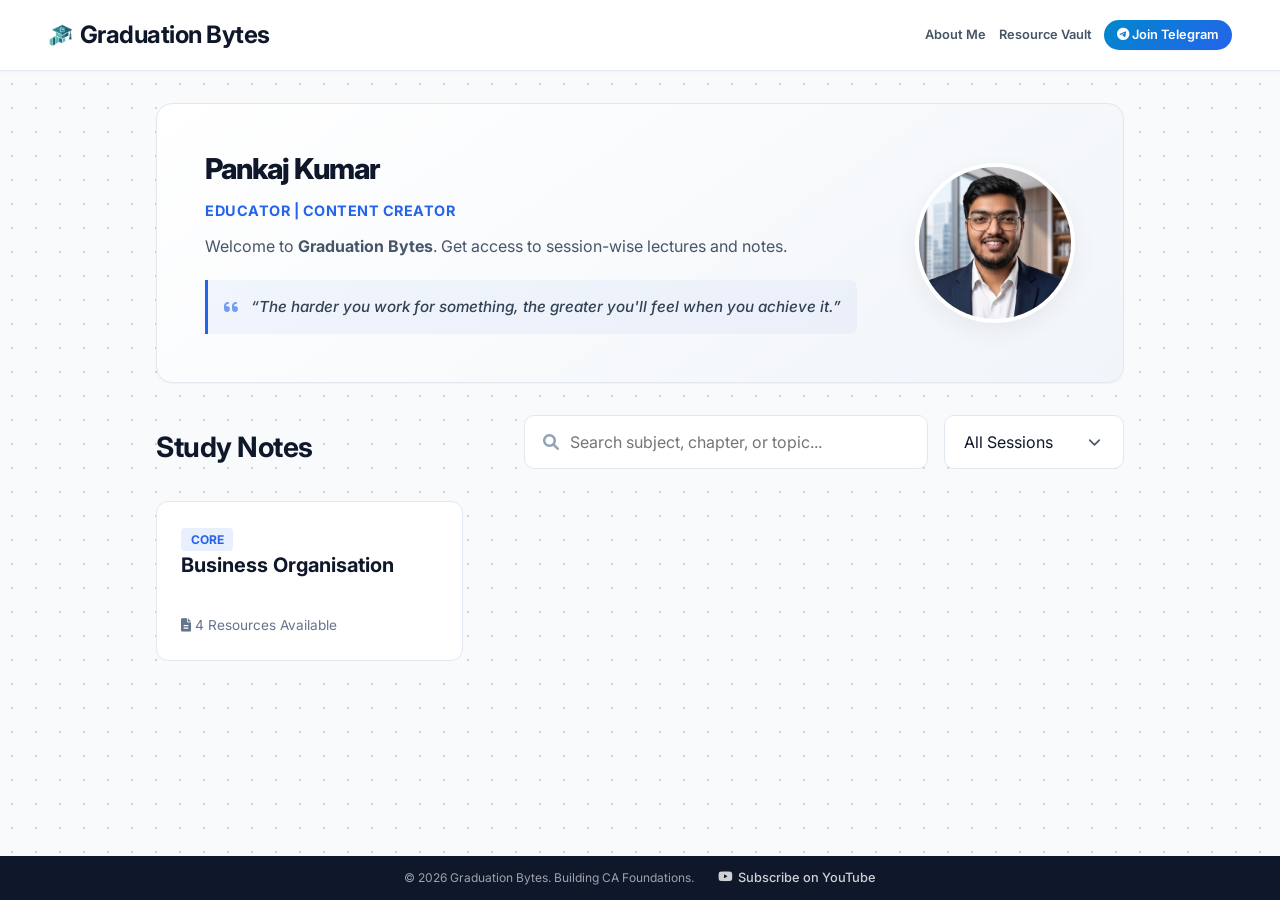
<file: index.html>
<!DOCTYPE html>
<html lang="en">
<head>
    <!-- 1. Technical Meta -->
    <meta charset="UTF-8">
    <meta name="viewport" content="width=device-width, initial-scale=1.0">
    <meta http-equiv="X-UA-Compatible" content="IE=edge">
    
    <title>Graduation Bytes | B.Com & CA Resource Center</title>

    <!-- 2. SEO Meta Tags -->
    <meta name="description" content="Official resource vault by Pankaj Kumar. Access structured B.Com and CA study notes, YouTube lectures, and Telegram resources for commerce students.">
    <meta name="keywords" content="Graduation Bytes, Pankaj Kumar, B.Com Notes, CA Intermediate, Chartered Accountancy, Accounting, Tally Prime, GST Resources">
    <meta name="author" content="Pankaj Kumar">

    <!-- 3. Google Search Console Verification -->
    <meta name="google-site-verification" content="YOUR_VERIFICATION_CODE_HERE" />

    <!-- 4. Favicon -->
    <link rel="icon" type="image/png" href="favicon.png">
    <link rel="apple-touch-icon" href="favicon.png">

    <!-- 5. Social Media Preview -->
    <meta property="og:title" content="Graduation Bytes | Pankaj Kumar's Study Vault">
    <meta property="og:description" content="Simplifying complex commerce concepts. Structured notes for B.Com & CA students.">
    <meta property="og:image" content="logo.png">
    <meta property="og:url" content="https://yourusername.github.io/your-repo-name/">
    <meta property="og:type" content="website">

    <!-- 6. Typography -->
    <link rel="preconnect" href="https://fonts.googleapis.com">
    <link rel="preconnect" href="https://fonts.gstatic.com" crossorigin>
    <link href="https://fonts.googleapis.com/css2?family=Inter:wght@400;500;600;700;800&display=swap" rel="stylesheet">

    <!-- 7. Icons -->
    <link rel="stylesheet" href="https://cdnjs.cloudflare.com/ajax/libs/font-awesome/6.0.0/css/all.min.css">

    <!-- 8. Stylesheet -->
    <link rel="stylesheet" href="main.css">
</head>
<body>

    <!-- 1. GLOBAL HEADER -->
    <header class="site-header">
        <div class="header-container">
            <div class="brand">
                <img src="logo.png" alt="Graduation Bytes Logo" class="brand-logo" onerror="this.style.display='none'">
                <h1>Graduation Bytes</h1>
            </div>
            <nav class="main-nav">
                <a href="#about">About Me</a>
                <a href="#vault">Resource Vault</a>
                <a href="https://t.me/Graduation_Bytes" target="_blank" class="btn-telegram">
                    <i class="fab fa-telegram"></i> Join Telegram
                </a>
            </nav>
        </div>
    </header>

    <main>
        <!-- 2. PROFESSIONAL ABOUT & QUOTE (Integrated Layout) -->
        <section id="about" class="about-hero-section">
            <div class="about-hero-container">
                <div class="about-text-content">
                    <h2>Pankaj Kumar</h2>
                    <p class="about-subtitle">Educator | Content Creator</p>
                    <p class="about-description">Welcome to <strong>Graduation Bytes</strong>. Get access to session-wise lectures and notes.</p>
                    
                    <!-- JS Dependent IDs preserved -->
                    <div class="inline-quote" id="quote-container">
                        <i class="fas fa-quote-left quote-icon"></i>
                        <span id="daily-quote" class="quote-text">Loading daily inspiration...</span>
                    </div>
                </div>
                
                <div class="about-avatar">
                    <img src="profile.png" alt="Pankaj Kumar" onerror="this.style.display='none'; this.nextElementSibling.style.display='block';">
                    <i class="fas fa-user-circle fallback-icon" style="display: none; font-size: 120px; color: #cbd5e1;"></i>
                </div>
            </div>
        </section>

        <!-- 3. RESOURCE VAULT (LMS Architecture) -->
        <section id="vault" class="vault-section">
            <div class="vault-header">
                <h2>Study Notes</h2>
                
                <!-- Global Filters -->
                <div class="controls">
                    <div class="search-wrapper">
                        <i class="fas fa-search"></i>
                        <input type="text" id="search-input" placeholder="Search subject, chapter, or topic...">
                    </div>
                    <select id="session-filter">
                        <option value="all">All Sessions</option>
                        <option value="2026-27">2026-27</option>
                    </select>
                </div>
            </div>

            <!-- VIEW A: The LMS Subject Grid -->
            <div id="lms-grid-container" class="grid-container">
                <!-- JS WILL INJECT SUBJECT CARDS HERE -->
            </div>

            <!-- VIEW B: The Chapter Accordions -->
            <div id="chapter-view-container" class="chapter-view hidden">
                <div class="chapter-view-header">
                    <!-- BACK BUTTON HIGHLIGHTED -->
                    <button id="back-to-grid-btn" class="btn-back btn-highlight">
                        <i class="fas fa-arrow-left"></i> Back to Subjects
                    </button>
                    <h3 id="active-subject-title">Subject Title Loading...</h3>
                    <button id="expand-all-btn" class="btn-expand">Expand All</button>
                </div>
                
                <div id="accordion-container" class="accordion-list">
                    <!-- JS WILL INJECT CHAPTER ACCORDIONS HERE -->
                </div>
            </div>

            <!-- Fallback Message -->
            <div id="empty-state" class="empty-state hidden">
                <i class="fas fa-book-open"></i>
                <h3>Lectures & Notes Coming Soon!</h3>
                <p>I haven't uploaded resources for this exact topic yet. Make sure you are subscribed to Graduation Bytes on YouTube for the latest updates.</p>
            </div>
        </section>
    </main>

    <!-- 4. GLOBAL FOOTER -->
    <footer class="site-footer">
        <div class="footer-container">
            <p>&copy; <span id="current-year"></span> Graduation Bytes. Building CA Foundations.</p>
            <a href="https://www.youtube.com/@Graduation_Bytes" target="_blank" class="footer-link youtube-link">
                <i class="fab fa-youtube"></i> Subscribe on YouTube
            </a>
        </div>
    </footer>

    <!-- JS Brain -->
    <script src="main.js" defer></script>
</body>
</html>
</file>
<file: main.css>
/* ==========================================================================
   1. FONT IMPORT & THEME ENGINE
   ========================================================================== */
@import url('https://fonts.googleapis.com/css2?family=Inter:wght@400;500;600;700;800&display=swap');

:root {
    --primary-color: #0f172a; 
    --accent-color: #2563eb;  
    --bg-color: #f8fafc;      
    --surface-color: #ffffff; 
    --border-color: #e2e8f0;
    --font-main: 'Inter', system-ui, -apple-system, sans-serif;
    --transition-fast: 0.2s ease-in-out;
    --transition-smooth: 0.3s cubic-bezier(0.4, 0, 0.2, 1);
    --shadow-sm: 0 1px 2px rgba(0,0,0,0.04);
    --shadow-md: 0 8px 24px rgba(15, 23, 42, 0.06);
    --shadow-hover: 0 12px 32px rgba(37, 99, 235, 0.12);
}

/* ==========================================================================
   2. CSS RESET & BASE RULES (Footer Fix Applied)
   ========================================================================== */
* { margin: 0; padding: 0; box-sizing: border-box; }
html { scroll-behavior: smooth; height: 100%; }
body {
    font-family: var(--font-main);
    background-color: var(--bg-color);
    color: var(--primary-color);
    line-height: 1.6;
    -webkit-font-smoothing: antialiased;
    background-image: radial-gradient(#cbd5e1 1px, transparent 1px);
    background-size: 24px 24px;
    display: flex;
    flex-direction: column;
    min-height: 100vh; 
}
main {
    flex: 1; /* Forces main to fill available space, pushing footer down */
    width: 100%;
    max-width: 1000px;
    margin: 0 auto;
    padding: 2rem 1rem;
}

/* ==========================================================================
   3. GLOBAL HEADER & NAVIGATION (Ultra-Compact Mobile First)
   ========================================================================== */
.site-header {
    background: rgba(255, 255, 255, 0.95);
    backdrop-filter: blur(16px);
    -webkit-backdrop-filter: blur(16px);
    border-bottom: 1px solid var(--border-color);
    position: sticky;
    top: 0;
    z-index: 100;
    box-shadow: var(--shadow-sm);
}
.header-container {
    padding: 0.5rem 1rem;
    display: flex;
    flex-direction: column;
    align-items: center;
    gap: 0.4rem;
}
.brand { display: flex; align-items: center; gap: 0.4rem; }
.brand-logo { height: 24px; width: auto; object-fit: contain; }
.brand h1 {
    font-size: 1.05rem;
    font-weight: 700;
    letter-spacing: -0.5px;
    color: var(--primary-color);
}
.main-nav {
    display: flex;
    flex-wrap: wrap;
    justify-content: center;
    gap: 0.4rem 0.8rem;
    align-items: center;
}
.main-nav a {
    text-decoration: none;
    color: #475569;
    font-weight: 600;
    font-size: 0.8rem;
    transition: color var(--transition-fast);
}
.main-nav a:hover { color: var(--accent-color); }
.btn-telegram {
    background: linear-gradient(135deg, #0088cc, var(--accent-color));
    color: white !important;
    padding: 0.3rem 0.8rem;
    font-size: 0.75rem;
    border-radius: 50px;
    box-shadow: var(--shadow-sm);
    transition: transform var(--transition-smooth), box-shadow var(--transition-smooth);
}
.btn-telegram:hover {
    transform: translateY(-2px);
    box-shadow: var(--shadow-hover);
}
.btn-telegram:active { transform: translateY(0); }

/* ==========================================================================
   4. PROFESSIONAL HERO & QUOTE SECTION
   ========================================================================== */
.about-hero-section {
    background: linear-gradient(145deg, #ffffff 0%, #f1f5f9 100%);
    border: 1px solid var(--border-color);
    border-radius: 16px;
    padding: 2rem;
    margin-bottom: 2rem;
    box-shadow: var(--shadow-sm);
    position: relative;
    overflow: hidden;
}
.about-hero-container {
    display: flex;
    flex-direction: column-reverse; /* Avatar on top for mobile */
    gap: 1.5rem;
    align-items: center;
    text-align: center;
}
.about-text-content {
    flex: 1;
    display: flex;
    flex-direction: column;
    gap: 0.75rem;
}
.about-text-content h2 {
    font-size: 1.8rem;
    font-weight: 800;
    color: var(--primary-color);
    line-height: 1.2;
    letter-spacing: -1px;
}
.about-subtitle {
    font-weight: 700;
    color: var(--accent-color);
    font-size: 0.9rem;
    text-transform: uppercase;
    letter-spacing: 0.5px;
}
.about-description {
    color: #475569;
    font-size: 1rem;
    line-height: 1.6;
}
.about-avatar {
    flex-shrink: 0;
    width: 120px;
    height: 120px;
    border-radius: 50%;
    border: 4px solid white;
    box-shadow: var(--shadow-md);
    overflow: hidden;
    display: flex;
    align-items: center;
    justify-content: center;
    background: var(--surface-color);
}
.about-avatar img {
    width: 100%;
    height: 100%;
    object-fit: cover;
}
.inline-quote {
    margin-top: 0.5rem;
    padding: 1rem;
    background: rgba(37, 99, 235, 0.05);
    border-left: 3px solid var(--accent-color);
    border-radius: 0 8px 8px 0;
    display: flex;
    gap: 0.75rem;
    align-items: flex-start;
    text-align: left;
}
.quote-icon {
    color: var(--accent-color);
    font-size: 1rem;
    opacity: 0.6;
    margin-top: 0.2rem;
}
.quote-text {
    font-style: italic;
    font-weight: 500;
    color: #334155;
    font-size: 0.95rem;
    line-height: 1.5;
    transition: opacity 0.5s ease;
}

/* ==========================================================================
   5. VAULT & FILTERS
   ========================================================================== */
.vault-header { margin-bottom: 2rem; }
.vault-header h2 { font-size: 1.75rem; letter-spacing: -0.5px; }
.controls {
    display: flex;
    flex-direction: column;
    gap: 1rem;
    margin-top: 1.25rem;
}
.search-wrapper { position: relative; width: 100%; }
.search-wrapper i {
    position: absolute;
    left: 1.2rem;
    top: 50%;
    transform: translateY(-50%);
    color: #94a3b8;
}
#search-input, #session-filter {
    width: 100%;
    padding: 1rem 1.2rem;
    border: 1px solid var(--border-color);
    border-radius: 10px;
    font-family: inherit;
    font-size: 1rem;
    background-color: var(--surface-color);
    transition: border-color var(--transition-fast), box-shadow var(--transition-fast);
    color: var(--primary-color);
}
#search-input { padding-left: 2.8rem; }
#session-filter {
    appearance: none; 
    -webkit-appearance: none;
    background-image: url("data:image/svg+xml,%3Csvg xmlns='http://www.w3.org/2000/svg' viewBox='0 0 24 24' fill='none' stroke='%23475569' stroke-width='2' stroke-linecap='round' stroke-linejoin='round'%3E%3Cpolyline points='6 9 12 15 18 9'%3E%3C/polyline%3E%3C/svg%3E");
    background-repeat: no-repeat;
    background-position: right 1.2rem center;
    background-size: 1.2rem;
    padding-right: 3rem;
    cursor: pointer;
}
#search-input:focus, #session-filter:focus {
    outline: none;
    border-color: var(--accent-color);
    box-shadow: 0 0 0 4px rgba(37, 99, 235, 0.1);
}

/* ==========================================================================
   6. LMS SUBJECT GRID (Cards Layout)
   ========================================================================== */
.grid-container {
    display: grid;
    grid-template-columns: repeat(auto-fill, minmax(280px, 1fr));
    gap: 1.5rem;
    animation: fadeIn 0.4s ease-out forwards;
}

.subject-card {
    background: var(--surface-color);
    border: 1px solid var(--border-color);
    border-radius: 12px;
    padding: 1.5rem;
    cursor: pointer;
    transition: transform var(--transition-fast), box-shadow var(--transition-fast), border-color var(--transition-fast);
    display: flex;
    flex-direction: column;
    justify-content: space-between;
    min-height: 160px;
}

.subject-card:hover {
    transform: translateY(-4px);
    box-shadow: var(--shadow-md);
    border-color: var(--accent-color);
}

.category-badge {
    align-self: flex-start;
    background: rgba(37, 99, 235, 0.1);
    color: var(--accent-color);
    font-size: 0.75rem;
    font-weight: 700;
    text-transform: uppercase;
    padding: 0.25rem 0.6rem;
    border-radius: 4px;
    margin-bottom: 1rem;
}

.subject-card h3 {
    font-size: 1.25rem;
    color: var(--primary-color);
    margin-bottom: 0.5rem;
    line-height: 1.3;
}

.subject-card p {
    font-size: 0.85rem;
    color: #64748b;
    margin-top: auto;
}

/* ==========================================================================
   7. CHAPTER VIEW & ACCORDIONS (With Highlighted Back Button)
   ========================================================================== */
.chapter-view-header {
    display: flex;
    flex-direction: column;
    gap: 1rem;
    margin-bottom: 2rem;
    padding-bottom: 1rem;
    border-bottom: 1px solid var(--border-color);
    animation: fadeIn 0.4s ease-out forwards;
}

.chapter-view-header h3 {
    font-size: 1.5rem;
    color: var(--primary-color);
}

.btn-back {
    align-self: flex-start;
    background: transparent;
    border: none;
    color: #64748b;
    font-size: 0.9rem;
    font-weight: 600;
    cursor: pointer;
    display: flex;
    align-items: center;
    gap: 0.5rem;
    transition: color var(--transition-fast);
}

.btn-back:hover { color: var(--primary-color); }

/* NEW: Prominent Highlight for Back Button */
.btn-highlight {
    background-color: var(--primary-color);
    color: var(--surface-color) !important;
    padding: 0.6rem 1.2rem;
    border-radius: 8px;
    box-shadow: var(--shadow-sm);
    transition: all var(--transition-fast);
}
.btn-highlight:hover {
    background-color: var(--accent-color);
    transform: translateY(-2px);
    box-shadow: var(--shadow-hover);
}

.btn-expand {
    align-self: flex-start;
    background: var(--surface-color);
    border: 1px solid var(--border-color);
    color: var(--primary-color);
    padding: 0.5rem 1rem;
    border-radius: 6px;
    font-size: 0.85rem;
    font-weight: 600;
    cursor: pointer;
    transition: background var(--transition-fast);
}

.btn-expand:hover { background: #f1f5f9; }

/* Accordion Item Styles */
.accordion-item {
    background: var(--surface-color);
    border: 1px solid var(--border-color);
    border-radius: 8px;
    margin-bottom: 1rem;
    overflow: hidden;
}

.accordion-header {
    display: flex;
    justify-content: space-between;
    align-items: center;
    padding: 1.25rem;
    cursor: pointer;
    user-select: none;
    background: var(--surface-color);
    transition: background var(--transition-fast);
}

.accordion-header:hover { background: #f8fafc; }

.accordion-header h4 {
    font-size: 1rem;
    font-weight: 600;
    color: var(--primary-color);
    margin: 0;
}

.accordion-icon {
    color: #64748b;
    transition: transform var(--transition-fast);
}

.accordion-item.active .accordion-icon {
    transform: rotate(180deg);
}

/* Accordion Body (Handled by JS max-height) */
.accordion-body {
    max-height: 0;
    overflow: hidden;
    transition: max-height 0.3s ease-out;
    background: var(--bg-color);
}

.part-list {
    padding: 1rem 1.25rem;
    display: flex;
    flex-direction: column;
    gap: 0.75rem;
}

.part-item {
    display: flex;
    flex-direction: column;
    gap: 0.5rem;
    padding: 1rem;
    background: var(--surface-color);
    border: 1px solid var(--border-color);
    border-radius: 6px;
}

.part-title {
    font-size: 0.9rem;
    font-weight: 600;
    color: #334155;
}

.resource-link-btn {
    display: inline-flex;
    justify-content: center;
    width: 100%;
    align-items: center;
    gap: 0.5rem;
    padding: 0.6rem 1rem;
    background-color: rgba(37, 99, 235, 0.08);
    color: var(--accent-color);
    text-decoration: none;
    border-radius: 6px;
    font-weight: 600;
    font-size: 0.85rem;
    transition: all var(--transition-fast);
}

.resource-link-btn:hover {
    background-color: var(--accent-color);
    color: white;
    transform: translateY(-1px);
    box-shadow: var(--shadow-sm);
}

/* ==========================================================================
   8. FALLBACK & FOOTER
   ========================================================================== */
.empty-state {
    text-align: center;
    padding: 5rem 2rem;
    background: var(--surface-color);
    border-radius: 12px;
    border: 2px dashed #cbd5e1;
}
.empty-state i { font-size: 3.5rem; color: #94a3b8; margin-bottom: 1.25rem; }
.empty-state h3 { color: var(--primary-color); font-size: 1.5rem; margin-bottom: 0.5rem; }
.empty-state p { color: #64748b; }
.hidden { display: none !important; }

.site-footer {
    flex-shrink: 0; 
    text-align: center;
    padding: 0.75rem 0.5rem;
    background-color: #0f172a;
    color: rgba(255, 255, 255, 0.6); 
    margin-top: 1.5rem;
    font-size: 0.75rem; 
}
.footer-container {
    display: flex;
    flex-direction: column;
    align-items: center;
    gap: 0.2rem;
}
.footer-link {
    color: rgba(255, 255, 255, 0.8);
    text-decoration: none;
    display: inline-flex;
    align-items: center;
    gap: 0.4rem;
    margin-top: 0; 
    font-weight: 500;
    font-size: 0.8rem;
    transition: all var(--transition-fast);
}
.youtube-link:hover {
    color: #ff0000; 
    transform: translateY(-1px); 
}

/* ==========================================================================
   9. KEYFRAMES & DESKTOP MEDIA QUERIES
   ========================================================================== */
@keyframes fadeIn {
    from { opacity: 0; transform: translateY(10px); }
    to { opacity: 1; transform: translateY(0); }
}

@media (min-width: 768px) {
    .header-container {
        flex-direction: row;
        justify-content: space-between;
        padding: 1rem 3rem;
        max-width: 1400px;
        margin: 0 auto;
    }
    .brand h1 { font-size: 1.5rem; }
    
    /* Hero Section Desktop Alignment */
    .about-hero-container {
        flex-direction: row;
        text-align: left;
        padding: 1rem;
    }
    .about-text-content {
        align-items: flex-start;
    }
    .about-avatar {
        width: 160px;
        height: 160px;
    }
    
    .vault-header {
        display: flex;
        justify-content: space-between;
        align-items: flex-end;
    }

    .controls {
        flex-direction: row;
        align-items: center;
        margin-top: 0;
        width: 100%; 
        max-width: 600px;
    }
    #search-input { flex: 1; }
    #session-filter { 
        flex: none; 
        min-width: 180px; 
        width: auto; 
    }

    .chapter-view-header {
        flex-direction: row;
        justify-content: space-between;
        align-items: center;
    }
    .chapter-view-header h3 { order: 1; margin: 0; }
    .btn-back { order: 0; align-self: center; }
    .btn-expand { order: 2; align-self: center; }

    .part-item {
        flex-direction: row;
        justify-content: space-between;
        align-items: center;
    }
    .resource-link-btn { width: auto; }

    .footer-container {
        flex-direction: row;
        justify-content: center;
        gap: 1.5rem;
    }
}

/* ==========================================================================
   10. MOBILE OVERRIDE: COMPACT VIEW (Bio & Subject Card Scaling)
   ========================================================================== */
@media (max-width: 767px) {
    
    /* --- Bio Section Scaling --- */
    .about-hero-section {
        padding: 1.2rem 1rem;
        gap: 1rem;
    }
    .about-avatar {
        width: 90px;
        height: 90px;
    }
    .about-text-content h2 {
        font-size: 1.4rem;
    }
    .about-subtitle {
        font-size: 0.8rem;
    }
    .about-description {
        font-size: 0.9rem;
    }
    .inline-quote {
        padding: 0.8rem; 
        margin-top: 0;
    }
    .quote-text {
        font-size: 0.85rem;
    }

    /* --- Subject Cards Shrink (Compact but Readable) --- */
    .grid-container {
        grid-template-columns: repeat(auto-fill, minmax(160px, 1fr)); 
        gap: 0.75rem; 
    }
    .subject-card {
        min-height: auto; /* Lets the readable text dictate the height */
        padding: 1rem; 
        border-radius: 8px; 
    }
    .category-badge {
        font-size: 0.7rem; /* Boosted to a readable badge size */
        padding: 0.2rem 0.4rem; 
        margin-bottom: 0.5rem;
    }
    .subject-card h3 {
        font-size: 0.95rem; /* Boosted to a readable heading size */
        margin-bottom: 0.2rem;
        line-height: 1.2;
    }
    .subject-card p {
        font-size: 0.8rem; /* Boosted to minimum readable body text */
    }
}
</file>
